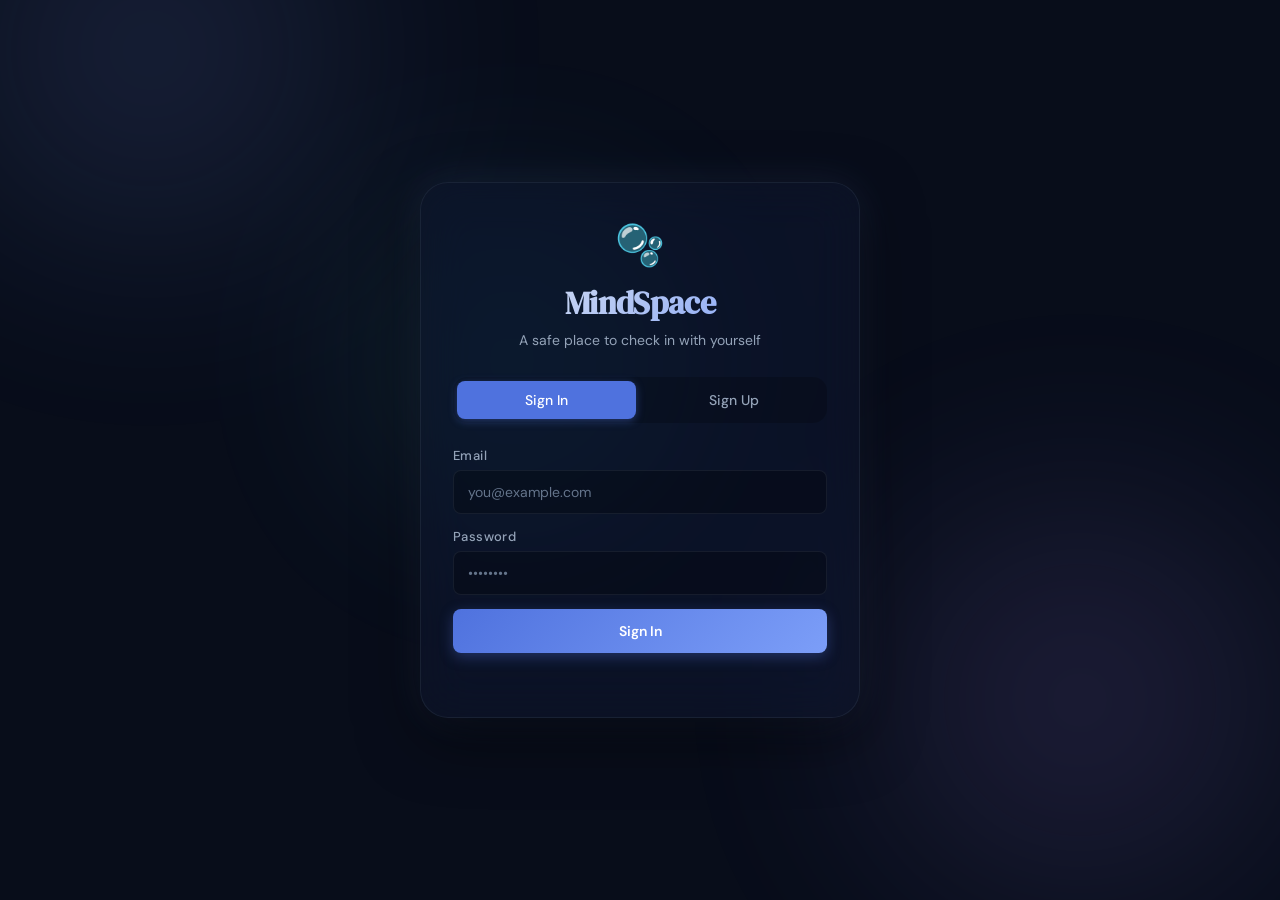
<file: index.html>
<!DOCTYPE html>
<html lang="en">
<head>
  <meta charset="UTF-8" />
  <meta name="viewport" content="width=device-width, initial-scale=1.0" />
  <title>Mental Health AI Buddy</title>
  <link rel="preconnect" href="https://fonts.googleapis.com" />
  <link rel="preconnect" href="https://fonts.gstatic.com" crossorigin />
  <link href="https://fonts.googleapis.com/css2?family=DM+Sans:ital,wght@0,300;0,400;0,500;0,600;1,300&family=DM+Serif+Display:ital@0;1&display=swap" rel="stylesheet" />
  <link rel="stylesheet" href="hlt.css" />
</head>
<body>
  <div class="aurora-bg">
    <div class="aurora a1"></div>
    <div class="aurora a2"></div>
    <div class="aurora a3"></div>
  </div>

  <div class="app">

    <!-- Auth Screen -->
    <section id="auth-screen" class="card glass">
      <div class="brand">
        <div class="brand-icon">🫧</div>
        <h1>MindSpace</h1>
        <p class="muted">A safe place to check in with yourself</p>
      </div>

      <div class="auth-tabs">
        <button id="show-login" class="tab active">Sign In</button>
        <button id="show-signup" class="tab">Sign Up</button>
      </div>

      <form id="auth-form" novalidate>
        <div class="input-group">
          <label for="email">Email</label>
          <input id="email" type="email" placeholder="you@example.com" required autocomplete="email" />
        </div>
        <div class="input-group">
          <label for="password">Password</label>
          <input id="password" type="password" placeholder="••••••••" required autocomplete="current-password" />
        </div>
        <button id="auth-submit" type="submit" class="btn-primary">
          <span class="btn-text">Sign In</span>
          <span class="btn-loader hidden">⏳</span>
        </button>
      </form>

      <p id="auth-msg" class="msg" aria-live="polite"></p>
    </section>

    <!-- Chat Screen -->
    <section id="chat-screen" class="hidden">
      <aside class="sidebar glass">
        <div class="sidebar-top">
          <div class="brand-sm">
            <span>🫧</span>
            <strong>MindSpace</strong>
          </div>
          <p id="user-email" class="muted small truncate"></p>
        </div>

        <!-- Mood Chart -->
        <div class="mood-chart-wrap">
          <h3 class="section-label">Mood History</h3>
          <canvas id="mood-chart" width="240" height="100"></canvas>
          <div id="mood-legend" class="mood-legend"></div>
        </div>

        <div class="sidebar-divider"></div>

        <h3 class="section-label">Recent</h3>
        <div id="history-list" class="history-list"></div>

        <div class="sidebar-bottom">
          <button id="new-chat-btn" class="btn-ghost">✦ New Chat</button>
          <button id="logout-btn" class="btn-danger">Sign Out</button>
        </div>
      </aside>

      <main class="chat-panel glass">
        <header class="chat-header">
          <div class="chat-header-info">
            <div class="avatar-dot online"></div>
            <div>
              <h1>AI Buddy</h1>
              <span class="muted small">Always here for you 💙</span>
            </div>
          </div>
          <div id="current-mood-badge" class="mood-badge hidden"></div>
        </header>

        <div id="chat-box" class="chat-box" role="log" aria-label="Chat messages" aria-live="polite"></div>

        <!-- Breathing Widget (shows when stressed) -->
        <div id="breathing-widget" class="breathing-widget hidden">
          <div class="breathing-ring" id="breathing-ring">
            <span id="breathing-text">Breathe In</span>
          </div>
          <p class="breathing-caption">Try this 4-7-8 breathing exercise</p>
          <button id="breathing-stop" class="btn-ghost-sm">✕ Close</button>
        </div>

        <!-- Crisis Modal -->
        <div id="crisis-modal" class="crisis-modal hidden" role="alertdialog" aria-modal="true">
          <div class="crisis-inner glass">
            <div class="crisis-icon">🆘</div>
            <h2>You're not alone</h2>
            <p>It sounds like you might be going through something really difficult. Your life matters deeply.</p>
            <div class="crisis-resources">
              <a href="tel:988" class="crisis-link">📞 988 Suicide & Crisis Lifeline</a>
              <a href="sms:741741?&body=HELLO" class="crisis-link">💬 Crisis Text Line — Text HOME to 741741</a>
              <a href="tel:911" class="crisis-link">🚨 Emergency Services — 911</a>
            </div>
            <button id="crisis-close" class="btn-primary">I'm safe, continue chatting</button>
          </div>
        </div>

        <form id="chat-form" class="chat-form">
          <div class="input-wrap">
            <textarea
              id="chat-input"
              placeholder="Share how you're feeling..."
              rows="1"
              maxlength="500"
              required
              aria-label="Message input"
            ></textarea>
            <span id="char-count" class="char-count">0/500</span>
          </div>
          <button type="submit" id="send-btn" class="btn-send" aria-label="Send message">
            <svg viewBox="0 0 24 24" fill="none" stroke="currentColor" stroke-width="2" width="18" height="18">
              <line x1="22" y1="2" x2="11" y2="13"></line>
              <polygon points="22 2 15 22 11 13 2 9 22 2"></polygon>
            </svg>
          </button>
        </form>
      </main>
    </section>

  </div>

  <script type="module" src="hlt.js"></script>
</body>
</html>
</file>
<file: hlt.css>
/* =============================================
   MINDSPACE — Mental Health AI Buddy
   Design: Aurora Glassmorphism / Soft Dark
   ============================================= */

   :root {
    --bg: #080d1a;
    --glass: rgba(15, 23, 42, 0.6);
    --glass-border: rgba(148, 163, 184, 0.1);
    --panel: rgba(15, 23, 42, 0.75);
    --card: rgba(30, 41, 59, 0.7);
    --text: #e2e8f0;
    --text-sm: #94a3b8;
    --muted: #64748b;
    --primary: #7c9ef8;
    --primary-deep: #4f72de;
    --accent: #a78bfa;
    --accent2: #67e8f9;
    --danger: #f87171;
    --danger-deep: #dc2626;
    --user-bubble: linear-gradient(135deg, #4f72de, #7c9ef8);
    --bot-bubble: rgba(30, 41, 59, 0.85);
    --success: #4ade80;
    --warn: #fb923c;
  
    --radius-sm: 8px;
    --radius-md: 14px;
    --radius-lg: 22px;
    --radius-xl: 28px;
  
    --font-body: 'DM Sans', system-ui, sans-serif;
    --font-display: 'DM Serif Display', serif;
  
    --shadow-glow: 0 0 40px rgba(124, 158, 248, 0.12);
    --shadow-panel: 0 20px 60px rgba(0,0,0,.5);
  }
  
  * { box-sizing: border-box; margin: 0; padding: 0; }
  
  body {
    font-family: var(--font-body);
    background: var(--bg);
    color: var(--text);
    min-height: 100vh;
    overflow-x: hidden;
  }
  
  /* =============================================
     AURORA BACKGROUND
     ============================================= */
  .aurora-bg {
    position: fixed;
    inset: 0;
    z-index: 0;
    pointer-events: none;
    overflow: hidden;
  }
  
  .aurora {
    position: absolute;
    border-radius: 50%;
    filter: blur(100px);
    opacity: 0.18;
    animation: drift 20s ease-in-out infinite alternate;
  }
  
  .a1 {
    width: 700px; height: 500px;
    background: radial-gradient(circle, #7c9ef8, transparent 70%);
    top: -200px; left: -200px;
    animation-duration: 22s;
  }
  .a2 {
    width: 600px; height: 600px;
    background: radial-gradient(circle, #a78bfa, transparent 70%);
    bottom: -100px; right: -100px;
    animation-duration: 18s;
    animation-delay: -8s;
  }
  .a3 {
    width: 400px; height: 400px;
    background: radial-gradient(circle, #67e8f9, transparent 70%);
    top: 40%; left: 40%;
    transform: translate(-50%, -50%);
    animation-duration: 25s;
    animation-delay: -4s;
  }
  
  @keyframes drift {
    0% { transform: translate(0, 0) scale(1); }
    50% { transform: translate(40px, 30px) scale(1.05); }
    100% { transform: translate(-20px, 50px) scale(0.97); }
  }
  
  /* =============================================
     GLASSMORPHISM BASE
     ============================================= */
  .glass {
    background: var(--glass);
    backdrop-filter: blur(24px) saturate(1.6);
    -webkit-backdrop-filter: blur(24px) saturate(1.6);
    border: 1px solid var(--glass-border);
  }
  
  /* =============================================
     LAYOUT
     ============================================= */
  .app {
    position: relative;
    z-index: 1;
    min-height: 100vh;
    display: grid;
    place-items: center;
    padding: 20px;
  }
  
  /* =============================================
     AUTH CARD
     ============================================= */
  .card {
    width: 100%;
    max-width: 440px;
    border-radius: var(--radius-xl);
    padding: 36px 32px;
    box-shadow: var(--shadow-panel), var(--shadow-glow);
    animation: slideUp 0.5s cubic-bezier(0.16, 1, 0.3, 1) both;
  }
  
  @keyframes slideUp {
    from { opacity: 0; transform: translateY(24px); }
    to   { opacity: 1; transform: translateY(0); }
  }
  
  .brand {
    text-align: center;
    margin-bottom: 28px;
  }
  .brand-icon {
    font-size: 40px;
    margin-bottom: 10px;
    animation: float 3s ease-in-out infinite;
  }
  @keyframes float {
    0%, 100% { transform: translateY(0); }
    50% { transform: translateY(-6px); }
  }
  .brand h1 {
    font-family: var(--font-display);
    font-size: 2rem;
    letter-spacing: -0.02em;
    background: linear-gradient(135deg, #e2e8f0, var(--primary));
    -webkit-background-clip: text;
    -webkit-text-fill-color: transparent;
    background-clip: text;
  }
  .brand .muted {
    font-size: 14px;
    color: var(--text-sm);
    margin-top: 6px;
  }
  
  .auth-tabs {
    display: flex;
    gap: 8px;
    margin-bottom: 24px;
    background: rgba(0,0,0,0.2);
    padding: 4px;
    border-radius: var(--radius-md);
  }
  .tab {
    flex: 1;
    border: none;
    background: transparent;
    color: var(--text-sm);
    padding: 10px;
    border-radius: var(--radius-sm);
    cursor: pointer;
    font-family: var(--font-body);
    font-size: 14px;
    font-weight: 500;
    transition: background 0.2s, color 0.2s;
  }
  .tab.active {
    background: var(--primary-deep);
    color: white;
    box-shadow: 0 2px 8px rgba(79, 114, 222, 0.4);
  }
  
  .input-group {
    display: grid;
    gap: 6px;
  }
  .input-group label {
    font-size: 13px;
    font-weight: 500;
    color: var(--text-sm);
    letter-spacing: 0.03em;
  }
  
  form {
    display: grid;
    gap: 14px;
  }
  
  input {
    width: 100%;
    padding: 12px 14px;
    border-radius: var(--radius-sm);
    border: 1px solid var(--glass-border);
    background: rgba(0,0,0,0.25);
    color: var(--text);
    font-family: var(--font-body);
    font-size: 14px;
    transition: border-color 0.2s, box-shadow 0.2s;
    outline: none;
  }
  input:focus {
    border-color: var(--primary);
    box-shadow: 0 0 0 3px rgba(124, 158, 248, 0.15);
  }
  input::placeholder { color: var(--muted); }
  
  .btn-primary {
    border: none;
    border-radius: var(--radius-sm);
    padding: 13px;
    cursor: pointer;
    background: linear-gradient(135deg, var(--primary-deep), var(--primary));
    color: white;
    font-family: var(--font-body);
    font-weight: 600;
    font-size: 14px;
    transition: opacity 0.2s, transform 0.1s;
    display: flex;
    align-items: center;
    justify-content: center;
    gap: 8px;
    box-shadow: 0 4px 14px rgba(79, 114, 222, 0.35);
  }
  .btn-primary:hover { opacity: 0.92; transform: translateY(-1px); }
  .btn-primary:active { transform: translateY(0); }
  .btn-primary:disabled { opacity: 0.6; cursor: not-allowed; transform: none; }
  
  .msg {
    min-height: 18px;
    margin-top: 10px;
    font-size: 13px;
    text-align: center;
    transition: color 0.2s;
  }
  .msg.error { color: var(--danger); }
  .msg.success { color: var(--success); }
  
  .hidden { display: none !important; }
  
  /* =============================================
     CHAT SCREEN
     ============================================= */
  #chat-screen {
    width: 100%;
    max-width: 1060px;
    height: 90vh;
    display: grid;
    grid-template-columns: 270px 1fr;
    gap: 14px;
    animation: slideUp 0.4s cubic-bezier(0.16, 1, 0.3, 1) both;
  }
  
  /* =============================================
     SIDEBAR
     ============================================= */
  .sidebar {
    border-radius: var(--radius-lg);
    padding: 18px;
    display: flex;
    flex-direction: column;
    gap: 12px;
    overflow: hidden;
    box-shadow: var(--shadow-panel);
  }
  
  .sidebar-top { flex-shrink: 0; }
  
  .brand-sm {
    display: flex;
    align-items: center;
    gap: 8px;
    font-size: 16px;
    font-weight: 600;
    letter-spacing: -0.01em;
    margin-bottom: 4px;
  }
  
  .truncate {
    overflow: hidden;
    text-overflow: ellipsis;
    white-space: nowrap;
  }
  
  .section-label {
    font-size: 11px;
    font-weight: 600;
    letter-spacing: 0.08em;
    text-transform: uppercase;
    color: var(--muted);
    margin-bottom: 8px;
  }
  
  .sidebar-divider {
    height: 1px;
    background: var(--glass-border);
    flex-shrink: 0;
  }
  
  /* Mood Chart */
  .mood-chart-wrap {
    flex-shrink: 0;
  }
  #mood-chart {
    width: 100%;
    height: auto;
    border-radius: var(--radius-sm);
  }
  .mood-legend {
    display: flex;
    flex-wrap: wrap;
    gap: 6px;
    margin-top: 8px;
  }
  .legend-dot {
    display: flex;
    align-items: center;
    gap: 4px;
    font-size: 10px;
    color: var(--text-sm);
  }
  .legend-dot span {
    width: 8px;
    height: 8px;
    border-radius: 50%;
    display: block;
  }
  
  /* History */
  .history-list {
    flex: 1;
    overflow-y: auto;
    display: grid;
    gap: 6px;
    align-content: start;
    scrollbar-width: thin;
    scrollbar-color: var(--glass-border) transparent;
  }
  .history-item {
    background: rgba(255,255,255,0.03);
    border: 1px solid var(--glass-border);
    border-radius: var(--radius-sm);
    padding: 10px 11px;
    font-size: 13px;
    cursor: pointer;
    transition: background 0.15s, border-color 0.15s;
  }
  .history-item:hover {
    background: rgba(124, 158, 248, 0.08);
    border-color: rgba(124, 158, 248, 0.3);
  }
  .history-item .preview {
    color: var(--text);
    line-height: 1.3;
    margin-bottom: 4px;
    white-space: nowrap;
    overflow: hidden;
    text-overflow: ellipsis;
  }
  .history-item .meta-row {
    display: flex;
    align-items: center;
    gap: 6px;
    font-size: 11px;
    color: var(--muted);
  }
  .mood-pill {
    padding: 1px 7px;
    border-radius: 99px;
    font-size: 10px;
    font-weight: 600;
    letter-spacing: 0.03em;
  }
  
  /* Mood Colors */
  .mood-happy    { background: rgba(74, 222, 128, 0.15); color: #4ade80; }
  .mood-sad      { background: rgba(124, 158, 248, 0.15); color: #7c9ef8; }
  .mood-angry    { background: rgba(248, 113, 113, 0.15); color: #f87171; }
  .mood-stressed { background: rgba(251, 146, 60, 0.15);  color: #fb923c; }
  .mood-neutral  { background: rgba(148, 163, 184, 0.15); color: #94a3b8; }
  .mood-emergency{ background: rgba(248, 113, 113, 0.25); color: #f87171; }
  
  .sidebar-bottom {
    display: grid;
    gap: 6px;
    flex-shrink: 0;
  }
  
  .btn-ghost {
    border: 1px solid var(--glass-border);
    border-radius: var(--radius-sm);
    padding: 10px;
    cursor: pointer;
    background: transparent;
    color: var(--text-sm);
    font-family: var(--font-body);
    font-size: 13px;
    font-weight: 500;
    transition: background 0.2s, color 0.2s;
  }
  .btn-ghost:hover {
    background: rgba(124, 158, 248, 0.08);
    color: var(--primary);
    border-color: rgba(124, 158, 248, 0.3);
  }
  
  .btn-danger {
    border: none;
    border-radius: var(--radius-sm);
    padding: 10px;
    cursor: pointer;
    background: rgba(248, 113, 113, 0.1);
    color: var(--danger);
    font-family: var(--font-body);
    font-size: 13px;
    font-weight: 500;
    transition: background 0.2s;
  }
  .btn-danger:hover { background: rgba(248, 113, 113, 0.2); }
  
  /* =============================================
     CHAT PANEL
     ============================================= */
  .chat-panel {
    border-radius: var(--radius-lg);
    display: grid;
    grid-template-rows: auto 1fr auto;
    overflow: hidden;
    position: relative;
    box-shadow: var(--shadow-panel);
  }
  
  .chat-header {
    padding: 16px 20px;
    border-bottom: 1px solid var(--glass-border);
    display: flex;
    align-items: center;
    justify-content: space-between;
    flex-shrink: 0;
  }
  
  .chat-header-info {
    display: flex;
    align-items: center;
    gap: 12px;
  }
  
  .avatar-dot {
    width: 38px;
    height: 38px;
    border-radius: 50%;
    background: linear-gradient(135deg, var(--primary), var(--accent));
    flex-shrink: 0;
    position: relative;
  }
  .avatar-dot.online::after {
    content: '';
    position: absolute;
    bottom: 2px; right: 2px;
    width: 9px; height: 9px;
    background: var(--success);
    border-radius: 50%;
    border: 2px solid var(--bg);
  }
  
  .chat-header h1 {
    font-family: var(--font-display);
    font-size: 1.2rem;
    font-weight: 400;
  }
  
  .mood-badge {
    padding: 4px 12px;
    border-radius: 99px;
    font-size: 12px;
    font-weight: 600;
    letter-spacing: 0.04em;
    animation: fadeIn 0.3s ease;
  }
  
  @keyframes fadeIn {
    from { opacity: 0; transform: scale(0.9); }
    to   { opacity: 1; transform: scale(1); }
  }
  
  /* =============================================
     CHAT BOX
     ============================================= */
  .chat-box {
    padding: 20px;
    overflow-y: auto;
    display: flex;
    flex-direction: column;
    gap: 12px;
    scrollbar-width: thin;
    scrollbar-color: var(--glass-border) transparent;
  }
  
  .bubble-wrap {
    display: flex;
    flex-direction: column;
    gap: 3px;
  }
  .bubble-wrap.user { align-items: flex-end; }
  .bubble-wrap.bot  { align-items: flex-start; }
  
  .bubble {
    max-width: 72%;
    padding: 11px 14px;
    border-radius: 16px;
    line-height: 1.55;
    white-space: pre-wrap;
    word-break: break-word;
    font-size: 14px;
    animation: bubbleIn 0.3s cubic-bezier(0.16, 1, 0.3, 1) both;
  }
  
  @keyframes bubbleIn {
    from { opacity: 0; transform: translateY(8px) scale(0.97); }
    to   { opacity: 1; transform: translateY(0) scale(1); }
  }
  
  .bubble.user {
    background: var(--user-bubble);
    border-bottom-right-radius: 4px;
    box-shadow: 0 4px 14px rgba(79, 114, 222, 0.3);
  }
  .bubble.bot {
    background: var(--bot-bubble);
    border-bottom-left-radius: 4px;
    border: 1px solid var(--glass-border);
  }
  
  .bubble-meta {
    display: flex;
    align-items: center;
    gap: 8px;
    font-size: 11px;
    color: var(--muted);
    padding: 0 4px;
  }
  
  /* Typing indicator */
  .typing-indicator {
    display: flex;
    align-items: center;
    gap: 4px;
    padding: 12px 16px;
    background: var(--bot-bubble);
    border: 1px solid var(--glass-border);
    border-radius: 16px;
    border-bottom-left-radius: 4px;
    width: fit-content;
    animation: bubbleIn 0.3s cubic-bezier(0.16, 1, 0.3, 1) both;
  }
  .typing-dot {
    width: 6px; height: 6px;
    border-radius: 50%;
    background: var(--text-sm);
    animation: bounce 1.2s ease-in-out infinite;
  }
  .typing-dot:nth-child(2) { animation-delay: 0.2s; }
  .typing-dot:nth-child(3) { animation-delay: 0.4s; }
  
  @keyframes bounce {
    0%, 60%, 100% { transform: translateY(0); opacity: 0.4; }
    30% { transform: translateY(-5px); opacity: 1; }
  }
  
  /* Empty state */
  .empty-state {
    flex: 1;
    display: flex;
    flex-direction: column;
    align-items: center;
    justify-content: center;
    gap: 10px;
    color: var(--muted);
    text-align: center;
    padding: 40px;
  }
  .empty-state .big-emoji { font-size: 48px; margin-bottom: 4px; opacity: 0.6; }
  .empty-state h2 {
    font-family: var(--font-display);
    font-size: 1.4rem;
    color: var(--text-sm);
    font-weight: 400;
  }
  .empty-state p { font-size: 14px; max-width: 260px; line-height: 1.6; }
  
  /* =============================================
     BREATHING WIDGET
     ============================================= */
  .breathing-widget {
    position: absolute;
    bottom: 90px;
    right: 20px;
    background: rgba(15, 23, 42, 0.92);
    border: 1px solid rgba(167, 139, 250, 0.3);
    border-radius: var(--radius-lg);
    padding: 20px;
    text-align: center;
    width: 200px;
    backdrop-filter: blur(16px);
    box-shadow: 0 8px 32px rgba(0,0,0,0.4), 0 0 24px rgba(167, 139, 250, 0.1);
    animation: slideUp 0.4s cubic-bezier(0.16, 1, 0.3, 1) both;
    z-index: 10;
  }
  .breathing-ring {
    width: 90px; height: 90px;
    border-radius: 50%;
    border: 2px solid rgba(167, 139, 250, 0.3);
    background: rgba(167, 139, 250, 0.06);
    display: flex;
    align-items: center;
    justify-content: center;
    margin: 0 auto 12px;
    font-size: 12px;
    font-weight: 600;
    color: var(--accent);
    cursor: pointer;
    transition: transform 4s ease-in-out;
    box-shadow: 0 0 0 0 rgba(167, 139, 250, 0.3);
  }
  .breathing-ring.inhale {
    transform: scale(1.35);
    box-shadow: 0 0 0 12px rgba(167, 139, 250, 0.08);
  }
  .breathing-ring.hold {
    transform: scale(1.35);
    box-shadow: 0 0 0 12px rgba(167, 139, 250, 0.08);
  }
  .breathing-ring.exhale {
    transform: scale(1);
    box-shadow: 0 0 0 0 rgba(167, 139, 250, 0.0);
  }
  .breathing-caption {
    font-size: 11px;
    color: var(--muted);
    margin-bottom: 12px;
    line-height: 1.4;
  }
  .btn-ghost-sm {
    border: 1px solid var(--glass-border);
    background: transparent;
    color: var(--muted);
    font-family: var(--font-body);
    font-size: 11px;
    padding: 5px 12px;
    border-radius: 99px;
    cursor: pointer;
    transition: color 0.2s;
  }
  .btn-ghost-sm:hover { color: var(--danger); border-color: var(--danger); }
  
  /* =============================================
     CRISIS MODAL
     ============================================= */
  .crisis-modal {
    position: absolute;
    inset: 0;
    background: rgba(8, 13, 26, 0.75);
    backdrop-filter: blur(8px);
    display: flex;
    align-items: center;
    justify-content: center;
    z-index: 100;
    padding: 20px;
    animation: fadeIn 0.3s ease;
  }
  .crisis-inner {
    border-radius: var(--radius-xl);
    padding: 32px;
    max-width: 400px;
    width: 100%;
    text-align: center;
    border-color: rgba(248, 113, 113, 0.2);
    box-shadow: 0 20px 60px rgba(0,0,0,.6), 0 0 40px rgba(248, 113, 113, 0.1);
  }
  .crisis-icon { font-size: 44px; margin-bottom: 14px; }
  .crisis-inner h2 {
    font-family: var(--font-display);
    font-size: 1.5rem;
    margin-bottom: 10px;
  }
  .crisis-inner p {
    font-size: 14px;
    color: var(--text-sm);
    line-height: 1.6;
    margin-bottom: 20px;
  }
  .crisis-resources {
    display: grid;
    gap: 8px;
    margin-bottom: 20px;
  }
  .crisis-link {
    display: block;
    padding: 12px;
    background: rgba(248, 113, 113, 0.08);
    border: 1px solid rgba(248, 113, 113, 0.2);
    border-radius: var(--radius-sm);
    color: #fca5a5;
    text-decoration: none;
    font-size: 14px;
    font-weight: 500;
    transition: background 0.2s;
  }
  .crisis-link:hover { background: rgba(248, 113, 113, 0.14); }
  
  /* =============================================
     CHAT FORM
     ============================================= */
  .chat-form {
    display: grid;
    grid-template-columns: 1fr auto;
    gap: 10px;
    padding: 14px 16px;
    border-top: 1px solid var(--glass-border);
    flex-shrink: 0;
    align-items: end;
  }
  
  .input-wrap {
    position: relative;
  }
  
  textarea#chat-input {
    width: 100%;
    padding: 12px 44px 12px 14px;
    border-radius: var(--radius-md);
    border: 1px solid var(--glass-border);
    background: rgba(0,0,0,0.25);
    color: var(--text);
    font-family: var(--font-body);
    font-size: 14px;
    resize: none;
    outline: none;
    max-height: 120px;
    line-height: 1.5;
    transition: border-color 0.2s, box-shadow 0.2s;
    overflow-y: auto;
    scrollbar-width: none;
  }
  textarea#chat-input:focus {
    border-color: var(--primary);
    box-shadow: 0 0 0 3px rgba(124, 158, 248, 0.12);
  }
  textarea#chat-input::placeholder { color: var(--muted); }
  
  .char-count {
    position: absolute;
    bottom: 8px;
    right: 10px;
    font-size: 10px;
    color: var(--muted);
    pointer-events: none;
    transition: color 0.2s;
  }
  .char-count.warn { color: var(--warn); }
  .char-count.danger { color: var(--danger); }
  
  .btn-send {
    width: 44px;
    height: 44px;
    border: none;
    border-radius: 50%;
    background: linear-gradient(135deg, var(--primary-deep), var(--primary));
    color: white;
    cursor: pointer;
    display: flex;
    align-items: center;
    justify-content: center;
    flex-shrink: 0;
    box-shadow: 0 4px 14px rgba(79, 114, 222, 0.35);
    transition: transform 0.15s, opacity 0.15s;
  }
  .btn-send:hover { transform: scale(1.08); }
  .btn-send:active { transform: scale(0.95); }
  .btn-send:disabled { opacity: 0.5; cursor: not-allowed; transform: none; }
  
  /* =============================================
     MISC UTILITIES
     ============================================= */
  .muted { color: var(--muted); }
  .small { font-size: 12px; }
  
  /* Custom scrollbars */
  ::-webkit-scrollbar { width: 4px; }
  ::-webkit-scrollbar-track { background: transparent; }
  ::-webkit-scrollbar-thumb { background: var(--glass-border); border-radius: 4px; }
  
  /* =============================================
     RESPONSIVE
     ============================================= */
  @media (max-width: 800px) {
    #chat-screen {
      grid-template-columns: 1fr;
      height: auto;
      min-height: 95vh;
    }
    .sidebar {
      order: 2;
      min-height: 240px;
      max-height: 300px;
    }
    .chat-panel {
      order: 1;
      min-height: 65vh;
    }
    .bubble { max-width: 86%; }
    .breathing-widget {
      bottom: 80px;
      right: 10px;
      width: 170px;
    }
  }
</file>
